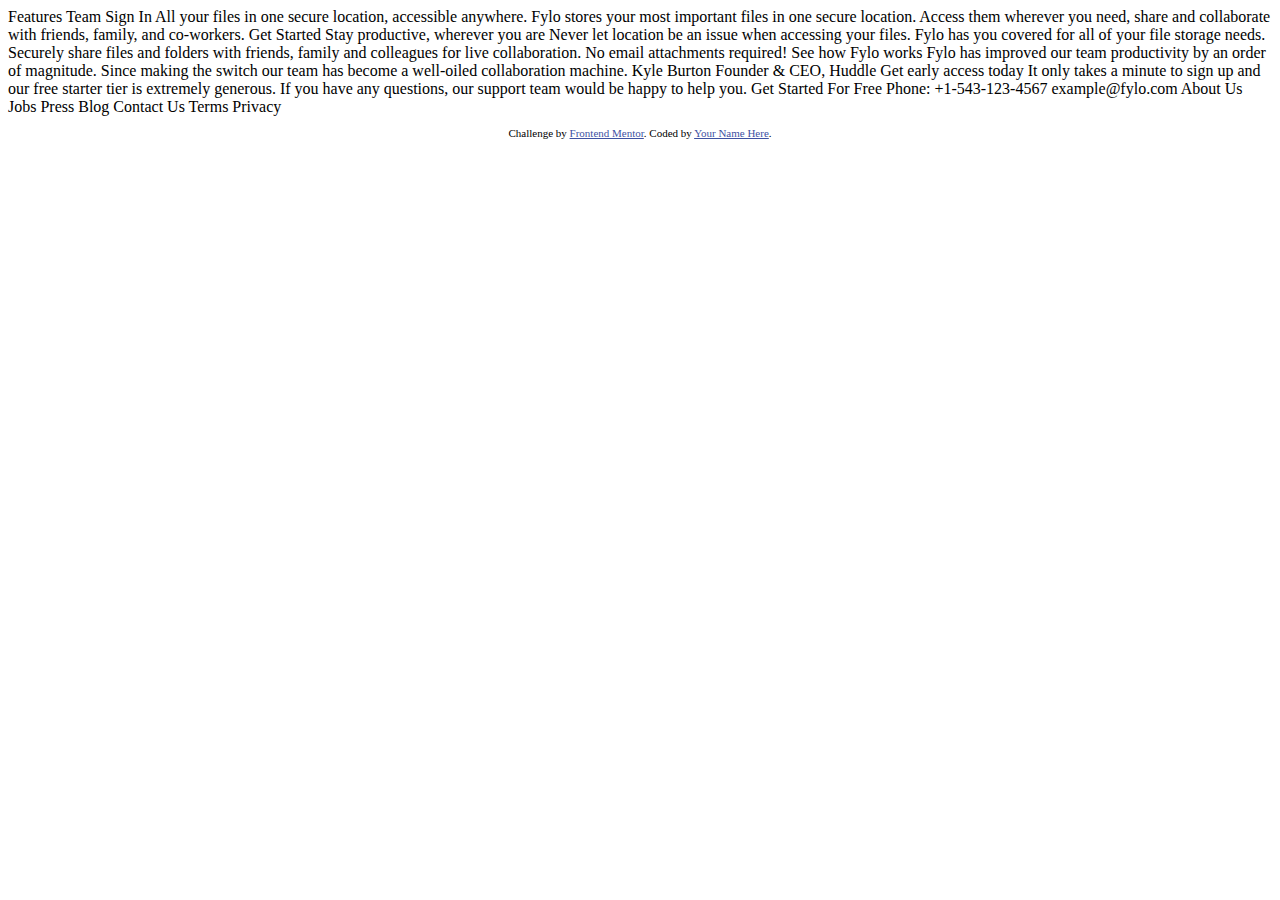
<file: retos/index.html>
<!DOCTYPE html>
<html lang="en">
<head>
  <meta charset="UTF-8">
  <meta name="viewport" content="width=device-width, initial-scale=1.0"> <!-- displays site properly based on user's device -->

  <link rel="icon" type="image/png" sizes="32x32" href="./images/favicon-32x32.png">
  
  <title>Frontend Mentor | Fylo landing page with two column layout</title>

  <!-- Feel free to remove these styles or customise in your own stylesheet 👍 -->
  <style>
    .attribution { font-size: 11px; text-align: center; }
    .attribution a { color: hsl(228, 45%, 44%); }
  </style>
</head>
<body>

  Features
  Team
  Sign In

  All your files in one secure location, accessible anywhere.

  Fylo stores your most important files in one secure location. 
  Access them wherever you need, share and collaborate with friends, 
  family, and co-workers.

  Get Started

  Stay productive, wherever you are

  Never let location be an issue when accessing your files. Fylo has you 
  covered for all of your file storage needs.

  Securely share files and folders with friends, family and colleagues for 
  live collaboration. No email attachments required!

  See how Fylo works

  Fylo has improved our team productivity by an order of magnitude. Since 
  making the switch our team has become a well-oiled collaboration machine.

  Kyle Burton
  Founder & CEO, Huddle

  Get early access today

  It only takes a minute to sign up and our free starter tier is extremely generous. 
  If you have any questions, our support team would be happy to help you.

  Get Started For Free

  Phone: +1-543-123-4567
  example@fylo.com

  About Us
  Jobs
  Press
  Blog

  Contact Us
  Terms
  Privacy

  <footer>
    <p class="attribution">
      Challenge by <a href="https://www.frontendmentor.io?ref=challenge" target="_blank">Frontend Mentor</a>. 
      Coded by <a href="#">Your Name Here</a>.
    </p>
  </footer>
</body>
</html>
</file>
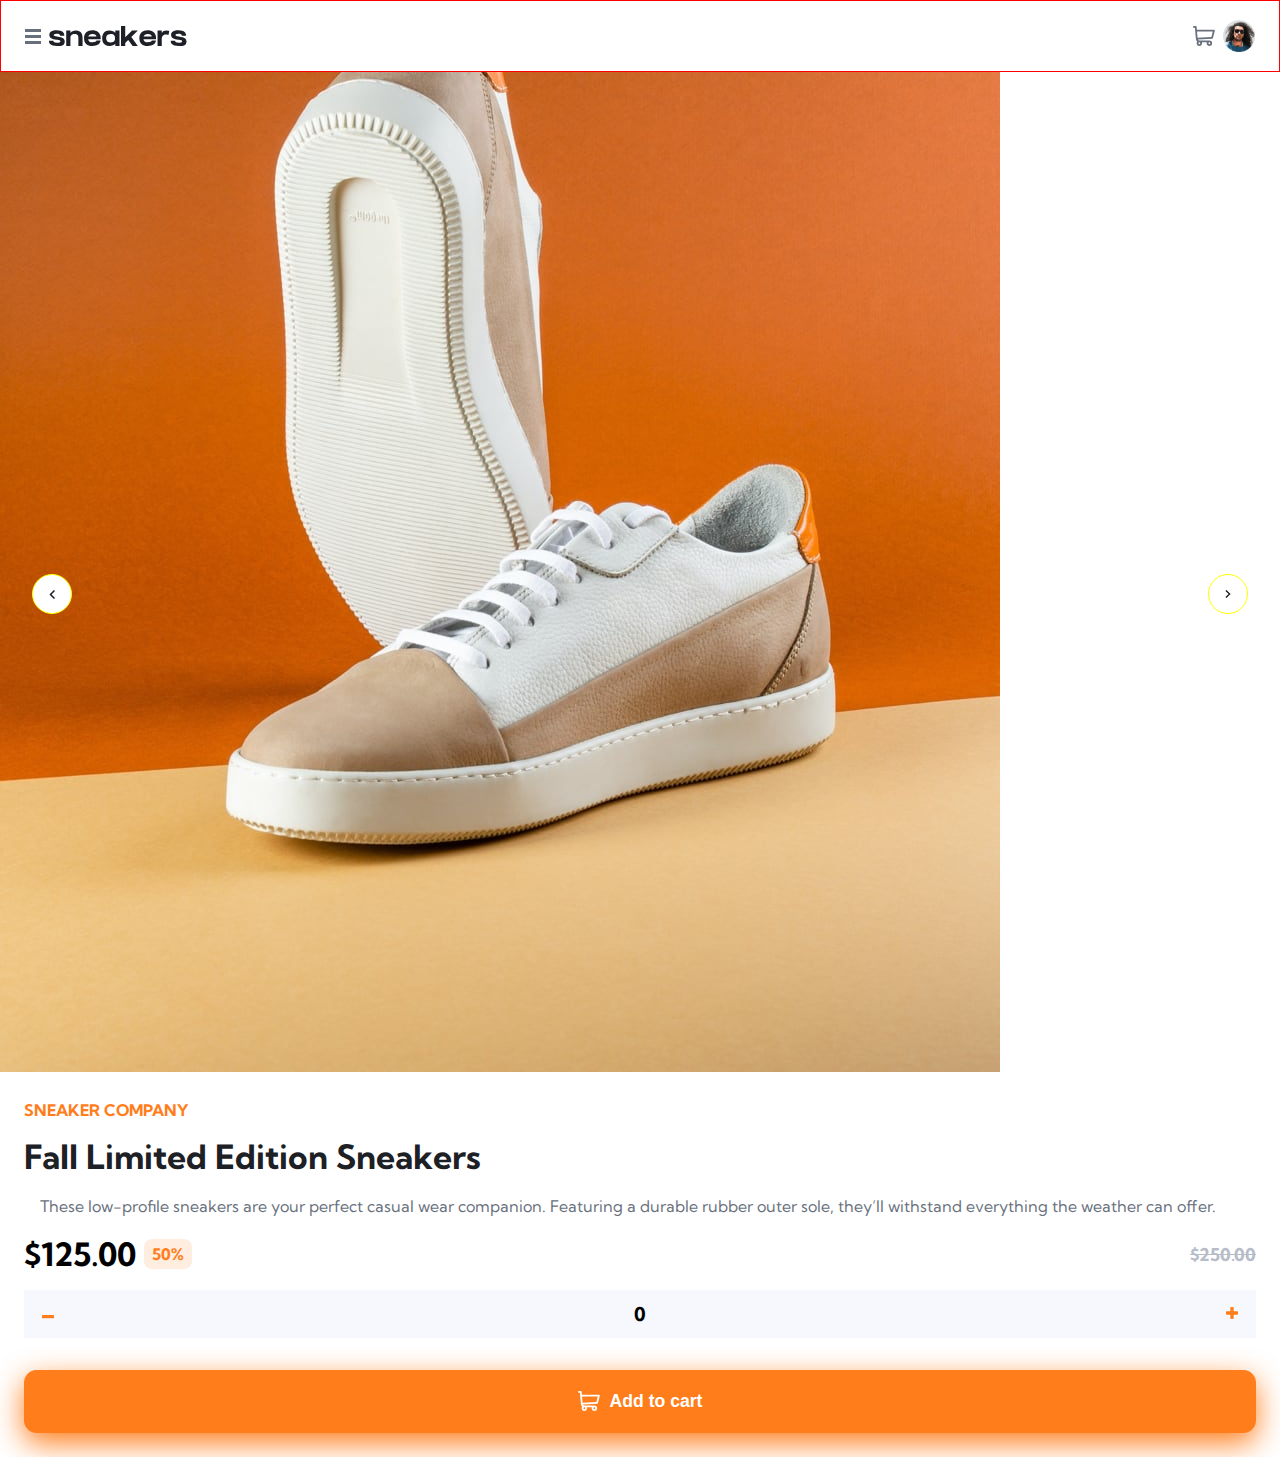
<file: semana04-dia02/index.html>
<!DOCTYPE html>
<html lang="en">
<head>
  <meta charset="UTF-8">
  <meta name="viewport" content="width=device-width, initial-scale=1.0">
  <title>Document</title>
  <link rel="stylesheet" href="./css/index.css">
</head>
<body>
  <header class="header">
    <div class="header__wrapper">
      <img class="header__menu" src="./images/icon-menu.svg" alt=""/>
      <img class="header__logo" src="./images/logo.svg" alt=""/>
    </div>    
    <nav style="display: none;">
      Collections
      Men
      Women
      About
      Contact
    </nav>
    <div class="header__wrapper">
      <img class="header__cart" src="./images/icon-cart.svg" alt=""/>
      <img class="header__avatar" src="./images/image-avatar.png" alt="" width="32" height="32">
    </div>
  </header>

  <main>
    <section class="gallery">
      <div class="gallery__prev">
        <img src="./images/icon-previous.svg" alt=""/>
      </div>
      <img src="./images/image-product-1.jpg" alt=""/>
      <div class="gallery__next">
        <img src="./images/icon-next.svg" alt=""/>
      </div>
    </section>
    <section class="product">
      <h2 class="product__subtitle">Sneaker Company</h2>

      <h1 class="product__title">Fall Limited Edition Sneakers</h1>

      <p class="prodcut__description">These low-profile sneakers are your perfect casual wear companion. Featuring a 
        durable rubber outer sole, they’ll withstand everything the weather can offer.</p>
      
      <div class="product__price">
        <div class="product_wrapper">
          <span class="product__amounts">$125.00</span>
          <span class="product__discount">50%</span>
        </div>
        <span class="product__price-with-discount">$250.00</span>
      </div>

      <div class="product__qty">
          <button>
            <img src="./images/icon-minus.svg" alt=""/>
          </button>
          <span>0</span>
          <button>
            <img src="./images/icon-plus.svg" alt=""/>
          </button>
      </div>
        <button class="product__add-to-cart">
          <svg width="22" height="20" xmlns="http://www.w3.org/2000/svg"><path d="M20.925 3.641H3.863L3.61.816A.896.896 0 0 0 2.717 0H.897a.896.896 0 1 0 0 1.792h1l1.031 11.483c.073.828.52 1.726 1.291 2.336C2.83 17.385 4.099 20 6.359 20c1.875 0 3.197-1.87 2.554-3.642h4.905c-.642 1.77.677 3.642 2.555 3.642a2.72 2.72 0 0 0 2.717-2.717 2.72 2.72 0 0 0-2.717-2.717H6.365c-.681 0-1.274-.41-1.53-1.009l14.321-.842a.896.896 0 0 0 .817-.677l1.821-7.283a.897.897 0 0 0-.87-1.114ZM6.358 18.208a.926.926 0 0 1 0-1.85.926.926 0 0 1 0 1.85Zm10.015 0a.926.926 0 0 1 0-1.85.926.926 0 0 1 0 1.85Zm2.021-7.243-13.8.81-.57-6.341h15.753l-1.383 5.53Z" fill="#69707D" fill-rule="nonzero"/></svg> 
          
          Add to cart
        </button>
    </section>
  </main>
</body>
</html>
</file>
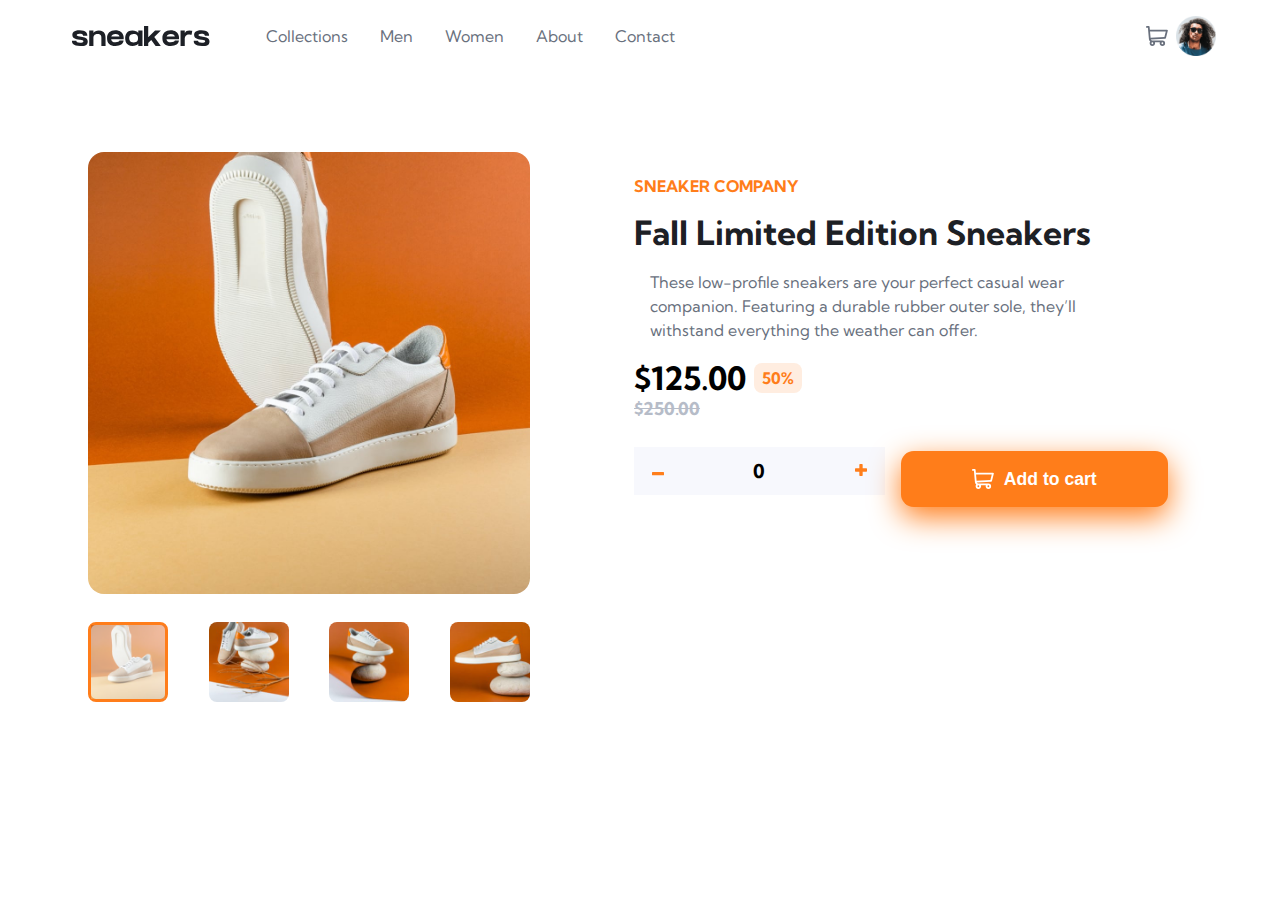
<file: semana04-dia03-ecommerce/index.html>
<!DOCTYPE html>
<html lang="en">
<head>
  <meta charset="UTF-8">
  <meta name="viewport" content="width=device-width, initial-scale=1.0">
  <title>Document</title>
  <link rel="stylesheet" href="./css/index.css">
</head>
<body>
  <header class="header wrapper">   
    
    <div class="header__wrapper">
      <label for="menu">
        <img  class="header__menu" src="./images/icon-menu.svg" alt=""/>
      </label>     
      <input id="menu" class="header-menu" type="checkbox"/> 

      <img class="header__logo" src="./images/logo.svg" alt=""/>
      <nav class="header__links header__links--menu">
        <label for="menu">X</label>
        <a href="#">Collections</a>          
        <a href="#">Men</a>
        <a href="#">Women</a>
        <a href="#">About</a>
        <a href="#">Contact</a>
      </nav>
    </div>    
   
    
    <!-- EMMET -->
    <div class="header__wrapper">
      <img class="header__cart" src="./images/icon-cart.svg" alt=""/>
      <img class="header__avatar" src="./images/image-avatar.png" alt="" width="40" height="32">
    </div>
  </header>

  <main>
    <section class="product-detail wrapper">
      <section class="gallery">
        <div class="gallery__prev">
          <img src="./images/icon-previous.svg" alt=""/>
        </div>
        <img class="gallery__image" src="./images/image-product-1.jpg" alt=""/>
        <div class="gallery__next">
          <img src="./images/icon-next.svg" alt=""/>
        </div>
        <div class="gallery-product-thumbnails">
          <figure class="gallery-product-thumbnails--active">
            <img src="./images/image-product-1-thumbnail.jpg" alt="" width="80" height="80"/>
          </figure>
          <figure>
            <img src="./images/image-product-2-thumbnail.jpg" alt="" width="80" height="80"/>
          </figure>
          <figure>
            <img src="./images/image-product-3-thumbnail.jpg" alt="" width="80" height="80"/>
          </figure>
          <figure>
            <img src="./images/image-product-4-thumbnail.jpg" alt="" width="80" height="80"/>
          </figure>

        </div>
      </section>
      <section class="product">
        <h2 class="product__subtitle">Sneaker Company</h2>
  
        <h1 class="product__title">Fall Limited Edition Sneakers</h1>
  
        <p class="prodcut__description">These low-profile sneakers are your perfect casual wear companion. Featuring a 
          durable rubber outer sole, they’ll withstand everything the weather can offer.</p>
        
        <div class="product__price">
          <div class="product_wrapper">
            <span class="product__amounts">$125.00</span>
            <span class="product__discount">50%</span>
          </div>
          <span class="product__price-with-discount">$250.00</span>
        </div>
  
        <div class="product-actions">
          <div class="product__qty">
            <button>
              <img src="./images/icon-minus.svg" alt=""/>
            </button>
            <span>0</span>
            <button>
              <img src="./images/icon-plus.svg" alt=""/>
            </button>
        </div>
          <button class="product__add-to-cart">
            <svg width="22" height="20" xmlns="http://www.w3.org/2000/svg"><path d="M20.925 3.641H3.863L3.61.816A.896.896 0 0 0 2.717 0H.897a.896.896 0 1 0 0 1.792h1l1.031 11.483c.073.828.52 1.726 1.291 2.336C2.83 17.385 4.099 20 6.359 20c1.875 0 3.197-1.87 2.554-3.642h4.905c-.642 1.77.677 3.642 2.555 3.642a2.72 2.72 0 0 0 2.717-2.717 2.72 2.72 0 0 0-2.717-2.717H6.365c-.681 0-1.274-.41-1.53-1.009l14.321-.842a.896.896 0 0 0 .817-.677l1.821-7.283a.897.897 0 0 0-.87-1.114ZM6.358 18.208a.926.926 0 0 1 0-1.85.926.926 0 0 1 0 1.85Zm10.015 0a.926.926 0 0 1 0-1.85.926.926 0 0 1 0 1.85Zm2.021-7.243-13.8.81-.57-6.341h15.753l-1.383 5.53Z" fill="#69707D" fill-rule="nonzero"/></svg> 
            
            Add to cart
          </button>
        </div>
      </section>
    </section>
  </main>
</body>
</html>
</file>
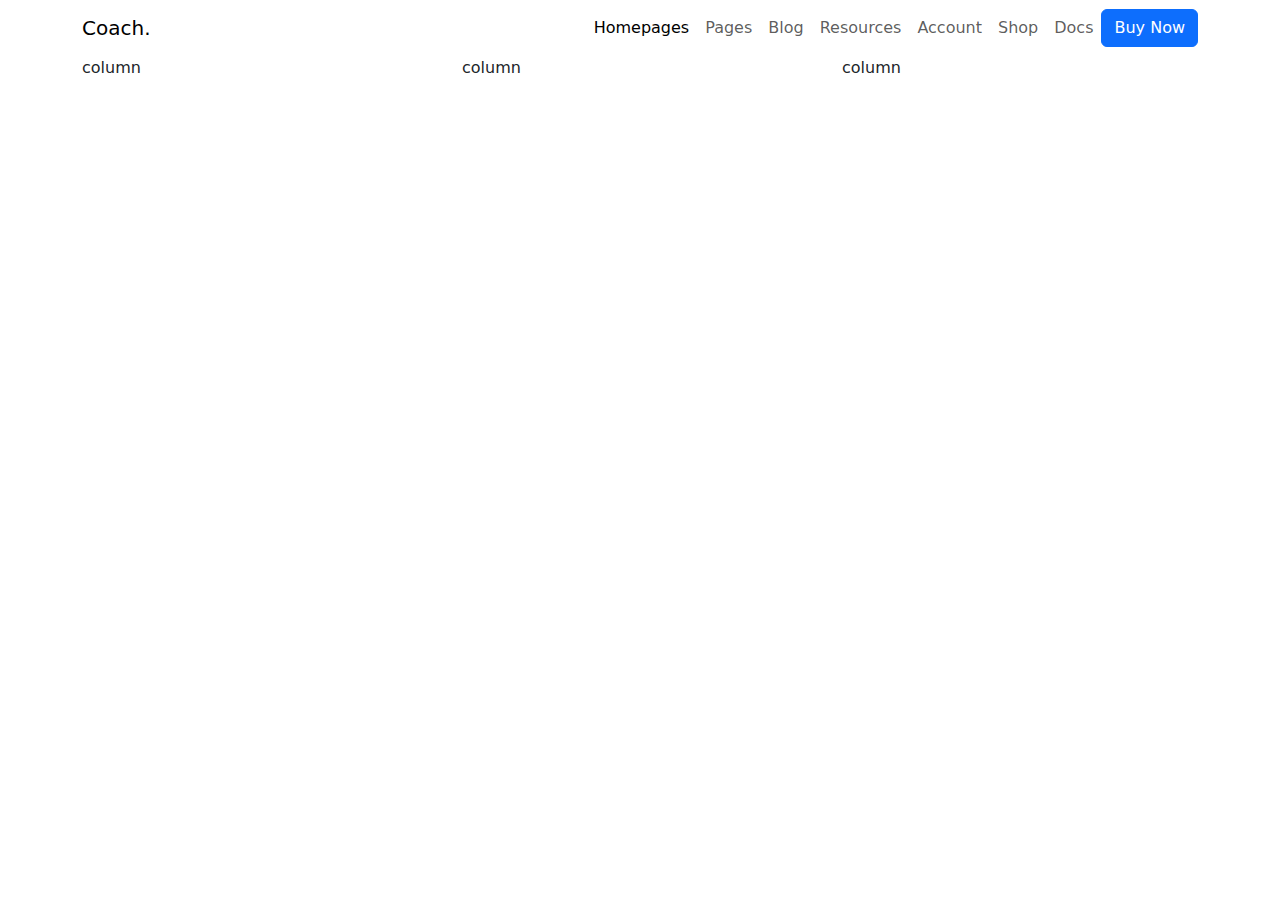
<file: semana05/index.html>
<!DOCTYPE html>
<html lang="en">
<head>
    <meta charset="UTF-8">
    <meta name="viewport" content="width=device-width, initial-scale=1.0">
    <title>Trabajando con Bootstrap</title>
    <link href="https://cdn.jsdelivr.net/npm/bootstrap@5.3.3/dist/css/bootstrap.min.css" rel="stylesheet" integrity="sha384-QWTKZyjpPEjISv5WaRU9OFeRpok6YctnYmDr5pNlyT2bRjXh0JMhjY6hW+ALEwIH" crossorigin="anonymous">
</head>
<body>
    <header class="navbar navbar-expand-lg">
        <div class="container">
          <a class="navbar-brand" href="#">Coach.</a>
          <button class="navbar-toggler" type="button" data-bs-toggle="collapse" data-bs-target="#navbarNav" aria-controls="navbarNav" aria-expanded="false" aria-label="Toggle navigation">
            <span class="navbar-toggler-icon"></span>
          </button>
          <div class="collapse navbar-collapse justify-content-end" id="navbarNav">
            <ul class="navbar-nav">
              <li class="nav-item">
                <a class="nav-link active" aria-current="page" href="#">Homepages</a>
              </li>
              <li class="nav-item">
                <a class="nav-link" href="#">Pages</a>
              </li>
              <li class="nav-item">
                <a class="nav-link" href="#">Blog</a>
              </li>
              <li class="nav-item">
                <a class="nav-link" href="#">Resources</a>
              </li>
              <li class="nav-item">
                <a class="nav-link" href="#">Account</a>
              </li>
              <li class="nav-item">
                <a class="nav-link" href="#">Shop</a>
              </li>
              <li class="nav-item">
                <a class="nav-link" href="#">Docs</a>
              </li>
            </ul>
            <button type="button" class="btn btn-primary">Buy Now</button>
          </div>
        </div>
      </header>
    <section class="container">
        <div class="row">
            <div class="col">
                column
            </div>
            <div class="col">
                column
            </div>
            <div class="col">
                column
            </div>
        </div>
    </section>

    <script src="https://cdn.jsdelivr.net/npm/bootstrap@5.3.3/dist/js/bootstrap.bundle.min.js" integrity="sha384-YvpcrYf0tY3lHB60NNkmXc5s9fDVZLESaAA55NDzOxhy9GkcIdslK1eN7N6jIeHz" crossorigin="anonymous"></script> 
</body>
</html>
</file>
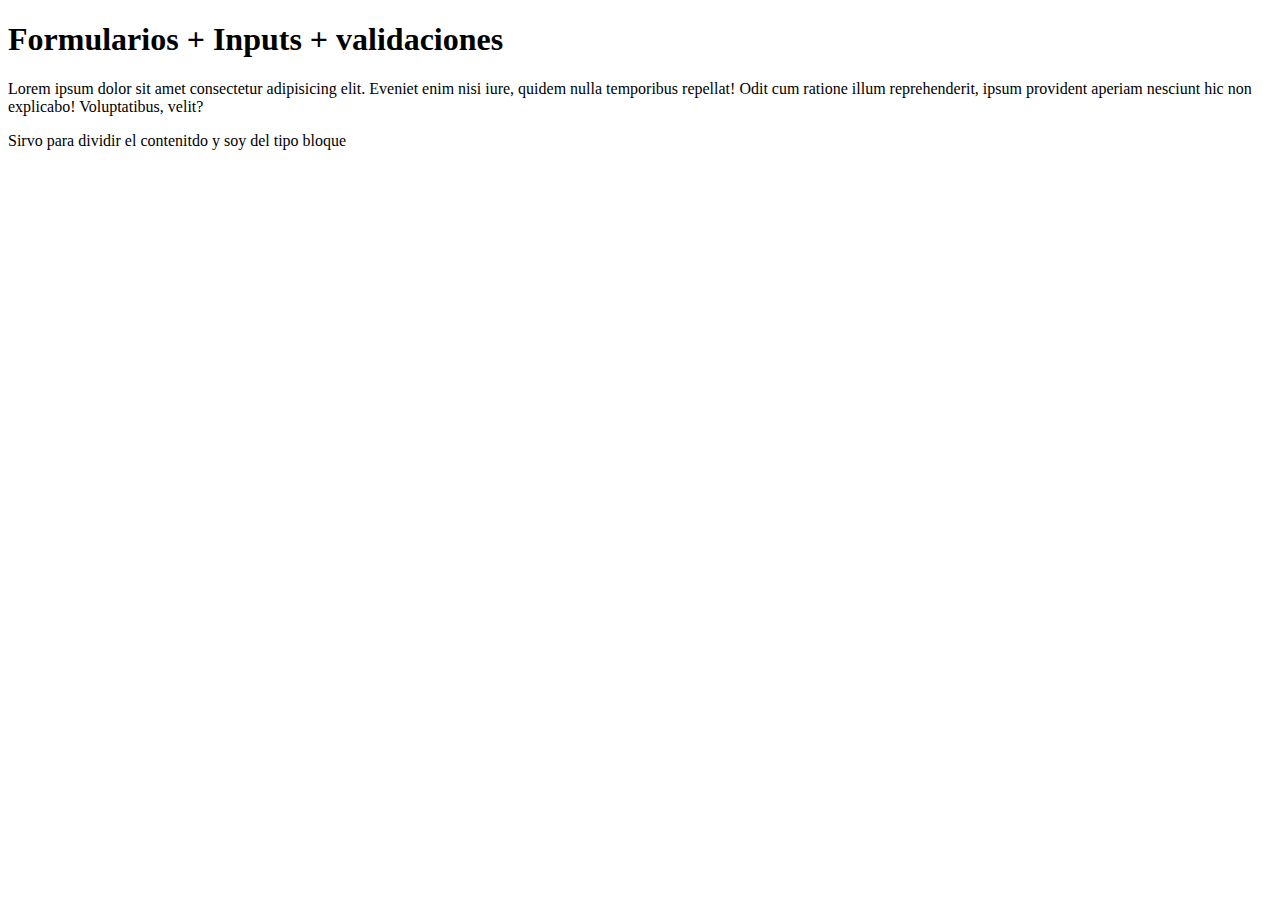
<file: semana02/dia01-formulario-tablas/index.html>
<!DOCTYPE html>
<html lang="en">
<head>
    <meta charset="UTF-8">
    <meta name="viewport" content="width=device-width, initial-scale=1.0">
    <title>Formularios y tablas</title>
</head>
<body>
    <main>
        <h1>Formularios + Inputs + validaciones</h1>
        <p>Lorem ipsum dolor sit amet consectetur adipisicing elit. Eveniet enim nisi iure, quidem nulla temporibus repellat! Odit cum ratione illum reprehenderit, 
            ipsum provident aperiam nesciunt hic non explicabo! Voluptatibus, velit?</p>
        <div>
            Sirvo para dividir el contenitdo y soy del tipo bloque
        </div>    
    </main>
</body>
</html>
</file>
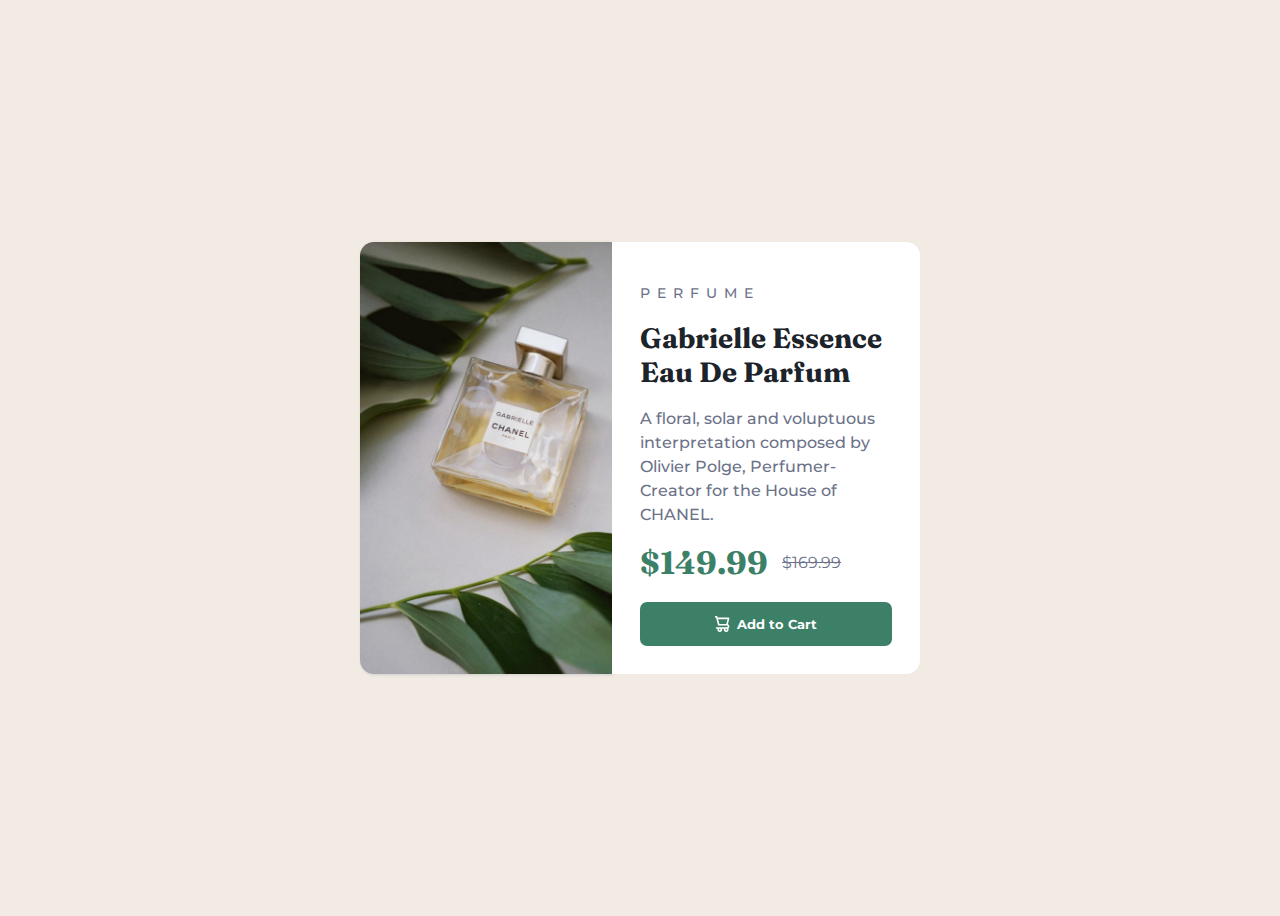
<file: semana02/dia02-reto1/index.html>
<!DOCTYPE html>
<html lang="en">
<head>
  <meta charset="UTF-8">
  <meta name="viewport" content="width=device-width, initial-scale=1.0">
  <title>Document</title>
  <link rel="stylesheet" href="./styles.css">
</head>
<body>
  <main>
    <section class="photo">
      <!-- <img src="./images/image-product-desktop.jpg" alt="" width="350"/> -->
    </section>

    <section class="content">
      <h3>Perfume</h3>

      <h1>Gabrielle Essence Eau De Parfum</h1>
  
      <p>
        A floral, solar and voluptuous interpretation composed by Olivier Polge, 
        Perfumer-Creator for the House of CHANEL.
      </p>
  
      <div>
        <span>$149.99</span>
        <s>$169.99</s>
      </div>
  
      <button>
        <img src="./images/icon-cart.svg" alt="">
        Add to Cart</button>
    </section>
   
  </main>
  
</body>
</html>
</file>
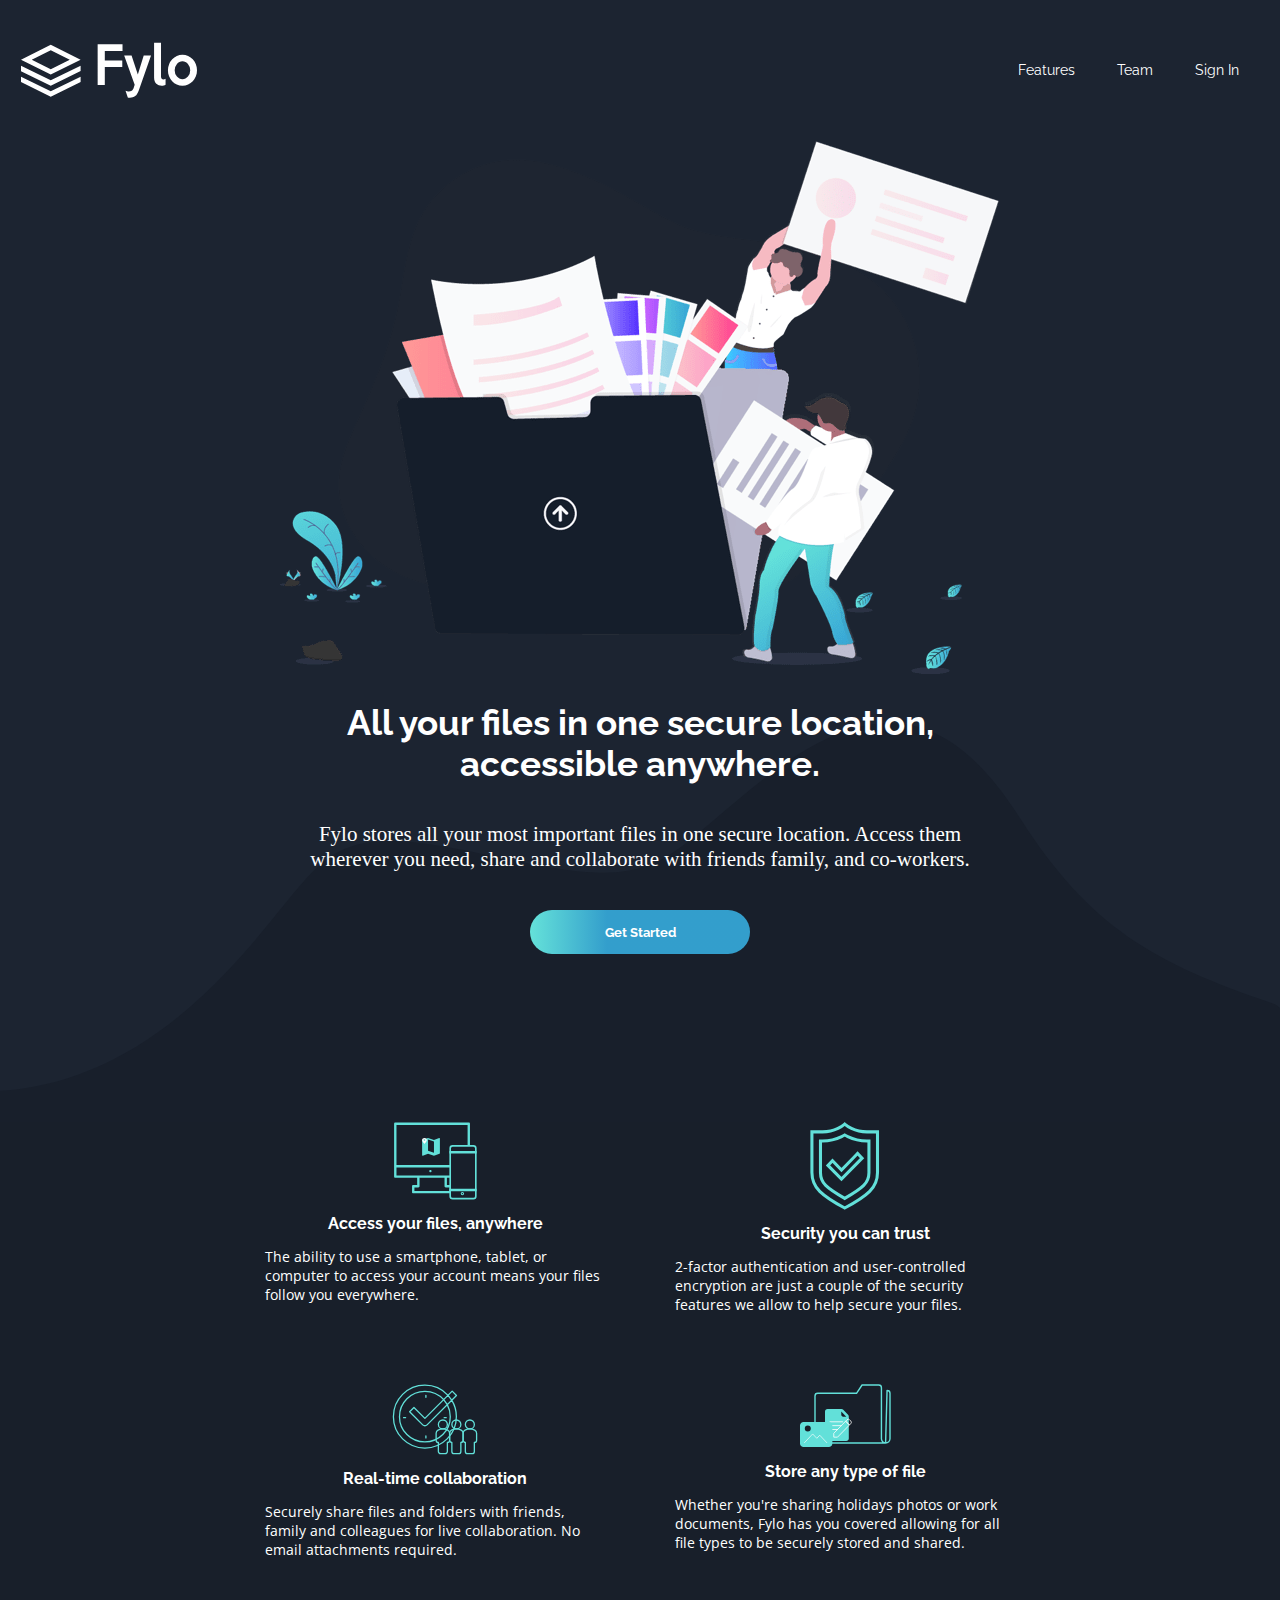
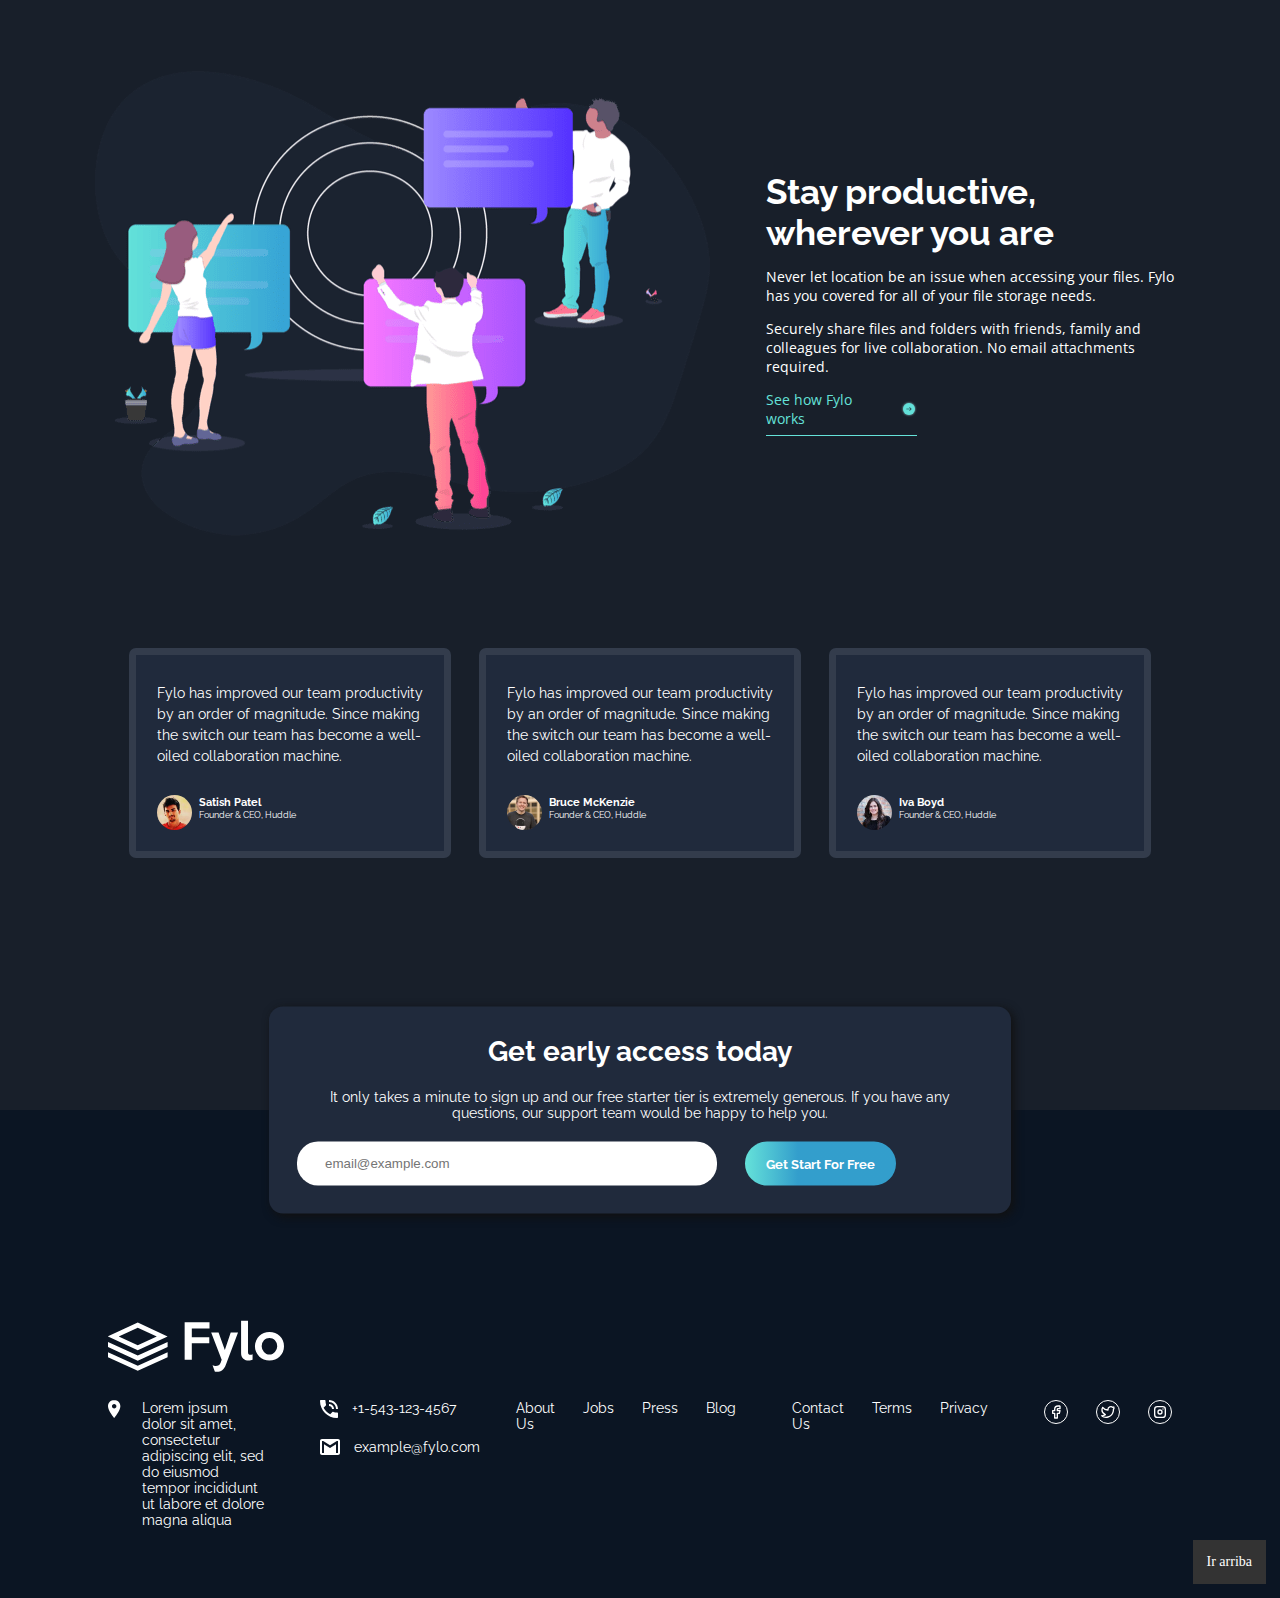
<file: semana03/fylo-dark-theme-landing-page-master/index.html>
<!DOCTYPE html>
<html lang="en">
<head>
  <meta charset="UTF-8">
  <meta name="viewport" content="width=device-width, initial-scale=1.0">
  <title>Document</title>
  <link rel="stylesheet" href="../css/index.css">
</head>
<body>
  <header id="top" class="header wrapper">
    <img class="header__logo" src="./images/logo.svg" alt=""/>
    <nav>
      <ul class="header__nav">
        <li>
          <a href="#">Features</a>
        </li>
        <li>
          <a href="#"> Team</a>
        </li>
        <li>
          <a href="#">Sign In</a>
        </li>
      </ul>        
    </nav>
  </header>
  <main>
    <section class="hero">
      <img class="hero__img" src="./images/illustration-intro.png" alt=""/>

      <h2 class="hero__title">All your files in one secure location, accessible anywhere.
      </h2>
      <p class="hero__text">Fylo stores all your most important files in one secure location. Access them wherever 
        you need, share and collaborate with friends family, and co-workers.</p>
    
      <button class="hero__button">Get Started</button>
    </section>

    <section class="features">
      <article class="feature">
        <img class="feature__image" src="./images/icon-access-anywhere.svg" alt="">
        <h3 class="feature__title">Access your files, anywhere</h3>
  
        <p class="feature__text">The ability to use a smartphone, tablet, or computer to access your account means your 
          files follow you everywhere.</p>
      </article>
      <article class="feature">
        <img class="feature__image" src="./images/icon-security.svg" alt="">

        <h3 class="feature__title">Security you can trust</h3>
      
        <p class="feature__text">2-factor authentication and user-controlled encryption are just a couple of the security 
          features we allow to help secure your files.</p>

      </article>
      <article class="feature">
        <img class="feature__image" src="./images/icon-collaboration.svg" alt="">
        <h3 class="feature__title">Real-time collaboration</h3>
    
        <p class="feature__text">Securely share files and folders with friends, family and colleagues for live collaboration. 
          No email attachments required.</p>
      </article>
      <article class="feature">
        <img class="feature__image" src="./images/icon-any-file.svg" alt="">
        <h3 class="feature__title">Store any type of file</h3>    
        <p class="feature__text">Whether you're sharing holidays photos or work documents, Fylo has you covered allowing for all 
        file types to be securely stored and shared.</p>
      </article>      
    </section>

    <section class="collaboration">
      <img class="" src="./images/illustration-stay-productive.png" alt="">
      <div class="how_works">
        <h3 class="how_works__title">Stay productive, wherever you are</h3>

        <p class="how_works__text">Never let location be an issue when accessing your files. Fylo has you covered for all of your file 
          storage needs.</p>

        <p class="how_works__text">Securely share files and folders with friends, family and colleagues for live collaboration. No email 
          attachments required.</p>

        <a href="#" class="how_works__button">          
          See how Fylo works
          <img src="./images/icon-arrow.svg" alt="">
          
        </a>
      </div>
      
    </section>

  
    <section class="testimonials">
      <article class="testimonial">
        <p class="testimonials_text">Fylo has improved our team productivity by an order of magnitude. Since making the switch our team has 
          become a well-oiled collaboration machine.</p>
        <div class="testimonial_profile">
          <img src="./images/profile-1.jpg" alt="" width="35" height="35">
          <div>
            <h4> Satish Patel</h4>
            <h5>Founder & CEO, Huddle</h5>
          </div>          
        </div>
      </article>
      <article class="testimonial">
        <p class="testimonials_text">Fylo has improved our team productivity by an order of magnitude. Since making the switch our team has 
          become a well-oiled collaboration machine.</p>
        <div class="testimonial_profile">
          <img src="./images/profile-2.jpg" alt="" width="35" height="35">
          <div>
            <h4>Bruce McKenzie</h4>
            <h5>Founder & CEO, Huddle</h5>
          </div>          
        </div>        
      </article>
      <article class="testimonial">
        <p class="testimonials_text">Fylo has improved our team productivity by an order of magnitude. Since making the switch our team has 
          become a well-oiled collaboration machine.</p>
        <div class="testimonial_profile"> 
          <img src="./images/profile-3.jpg" alt="" width="35" height="35">
          <div>
            <h4>Iva Boyd</h4>
            <h5>Founder & CEO, Huddle</h5>
          </div>          
        </div>       
      </article>    
    </section>
  
  </main>
  <footer id="earlyAccess" class="footer">
   <section class="early-access">     
     <h2>Get early access today</h2>
     
     <p>It only takes a minute to sign up and our free starter tier is extremely generous. If you have any 
      questions, our support team would be happy to help you.</p>

     <form action="">
        <input type="text" placeholder="email@example.com"/>
        <input type="submit" value="Get Start For Free"/>
     </form>
    </section>

    <div class="footer--wrapper">
      <img src="./images/logo.svg" alt=""/>
      <div class="footer-info">
        <div class="footer-info__description">
          <img src="./images/icon-location.svg" alt=""/>
          Lorem ipsum dolor sit amet, consectetur adipiscing elit, sed do eiusmod tempor incididunt ut labore et 
          dolore magna aliqua
        </div>

        <div class="footer-info__contact">
          <span>
            <img src="./images/icon-phone.svg" alt="">
            +1-543-123-4567
          </span>
          <span>
            <img src="./images/icon-email.svg" alt="">
            example@fylo.com
          </span>
          
        </div>
        
        <div class="footer-info__links">
          <a href="#">About Us</a>
          <a href="#">Jobs</a>
          <a href="#">Press</a>
          <a href="#">Blog</a>
        </div>

        <div class="footer-info__links">
          <a href="#earlyAccess">Contact Us</a>
          <a href="#">Terms</a>
          <a href="#">Privacy</a>
        </div>
        <div class="footer-info__social">
          <div class="footer-info__social__links">
            <a href="#">
              <svg  xmlns="http://www.w3.org/2000/svg"  width="24"  height="24"  viewBox="0 0 24 24"  fill="none"  stroke="currentColor"  stroke-width="2"  stroke-linecap="round"  stroke-linejoin="round"  class="icon icon-tabler icons-tabler-outline icon-tabler-brand-facebook"><path stroke="none" d="M0 0h24v24H0z" fill="none"/><path d="M7 10v4h3v7h4v-7h3l1 -4h-4v-2a1 1 0 0 1 1 -1h3v-4h-3a5 5 0 0 0 -5 5v2h-3" /></svg>
            </a>
          </div>
          
          <div class="footer-info__social__links">
            <a href="#">
              <svg  xmlns="http://www.w3.org/2000/svg"  width="24"  height="24"  viewBox="0 0 24 24"  fill="none"  stroke="currentColor"  stroke-width="2"  stroke-linecap="round"  stroke-linejoin="round"  class="icon icon-tabler icons-tabler-outline icon-tabler-brand-twitter"><path stroke="none" d="M0 0h24v24H0z" fill="none"/><path d="M22 4.01c-1 .49 -1.98 .689 -3 .99c-1.121 -1.265 -2.783 -1.335 -4.38 -.737s-2.643 2.06 -2.62 3.737v1c-3.245 .083 -6.135 -1.395 -8 -4c0 0 -4.182 7.433 4 11c-1.872 1.247 -3.739 2.088 -6 2c3.308 1.803 6.913 2.423 10.034 1.517c3.58 -1.04 6.522 -3.723 7.651 -7.742a13.84 13.84 0 0 0 .497 -3.753c0 -.249 1.51 -2.772 1.818 -4.013z" /></svg>
            </a>
          </div>

          <div class="footer-info__social__links">
            <a href="#">
              <svg  xmlns="http://www.w3.org/2000/svg"  width="24"  height="24"  viewBox="0 0 24 24"  fill="none"  stroke="currentColor"  stroke-width="2"  stroke-linecap="round"  stroke-linejoin="round"  class="icon icon-tabler icons-tabler-outline icon-tabler-brand-instagram"><path stroke="none" d="M0 0h24v24H0z" fill="none"/><path d="M4 4m0 4a4 4 0 0 1 4 -4h8a4 4 0 0 1 4 4v8a4 4 0 0 1 -4 4h-8a4 4 0 0 1 -4 -4z" /><path d="M12 12m-3 0a3 3 0 1 0 6 0a3 3 0 1 0 -6 0" /><path d="M16.5 7.5l0 .01" /></svg>
            </a>
          </div>         
          
        </div>
      
      </div>
    </div> 
  
  </footer>  
  <a href="#top" class="top">Ir arriba</a>
</body>
</html>
</file>
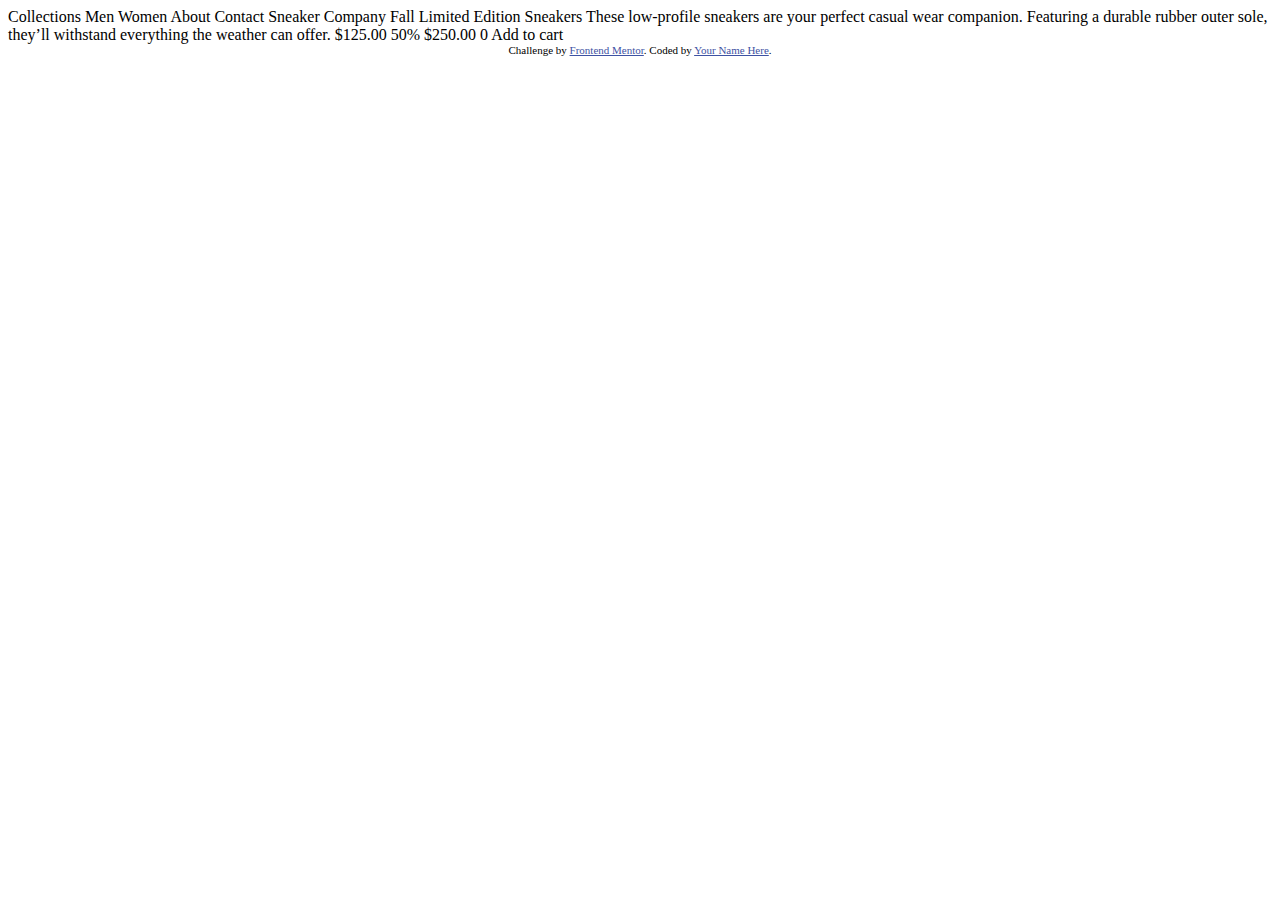
<file: semana04-dia02/index copy.html>
<!DOCTYPE html>
<html lang="en">
<head>
  <meta charset="UTF-8">
  <meta name="viewport" content="width=device-width, initial-scale=1.0"> <!-- displays site properly based on user's device -->

  <link rel="icon" type="image/png" sizes="32x32" href="./images/favicon-32x32.png">
  
  <title>Frontend Mentor | E-commerce product page</title>

  <!-- Feel free to remove these styles or customise in your own stylesheet 👍 -->
  <style>
    .attribution { font-size: 11px; text-align: center; }
    .attribution a { color: hsl(228, 45%, 44%); }
  </style>
</head>
<body>

  Collections
  Men
  Women
  About
  Contact

  Sneaker Company

  Fall Limited Edition Sneakers

  These low-profile sneakers are your perfect casual wear companion. Featuring a 
  durable rubber outer sole, they’ll withstand everything the weather can offer.

  $125.00
  50%
  $250.00

  0
  Add to cart
  
  <div class="attribution">
    Challenge by <a href="https://www.frontendmentor.io?ref=challenge" target="_blank">Frontend Mentor</a>. 
    Coded by <a href="#">Your Name Here</a>.
  </div>
</body>
</html>
</file>
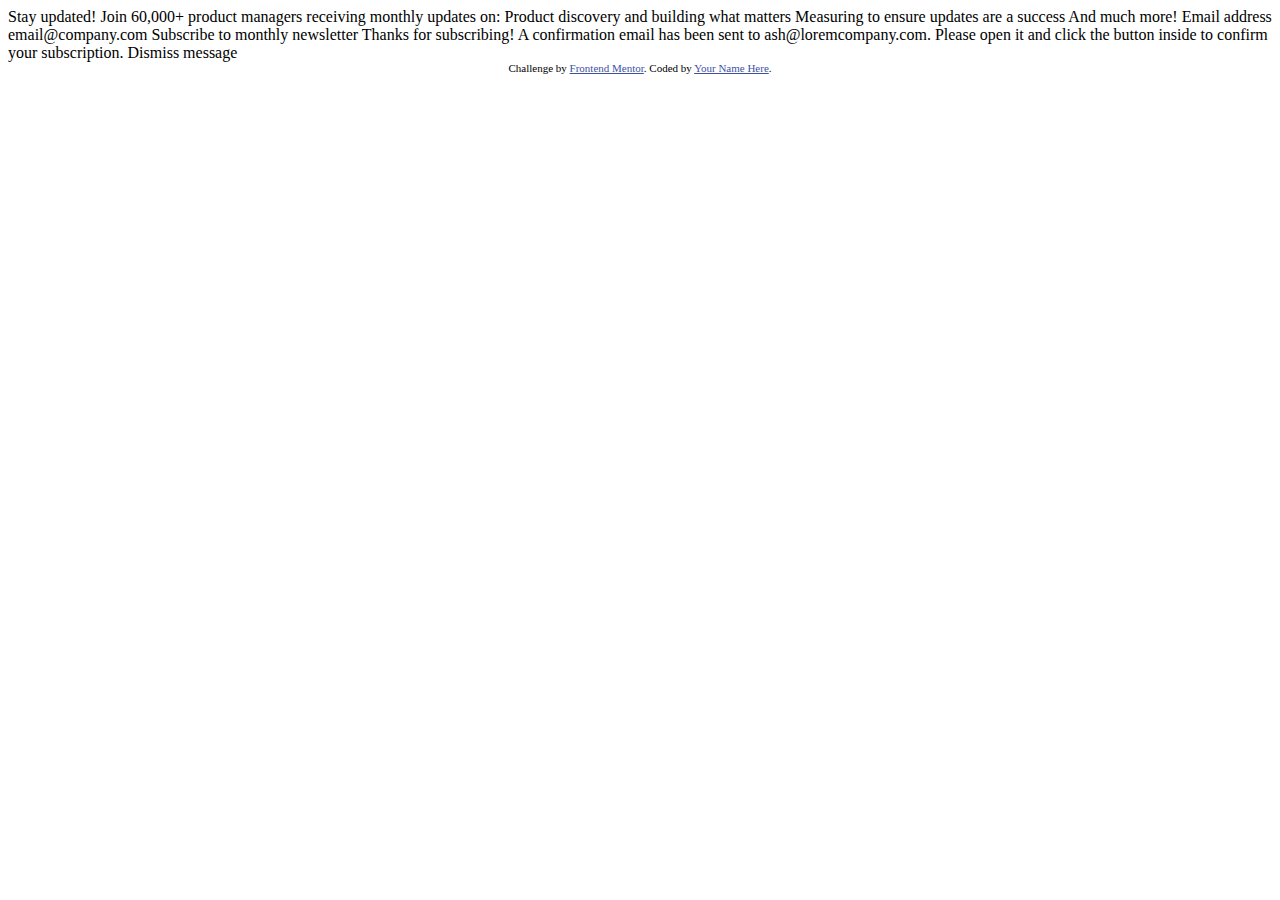
<file: semana02/dia02-reto02/index copy.html>
<!DOCTYPE html>
<html lang="en">
<head>
  <meta charset="UTF-8">
  <meta name="viewport" content="width=device-width, initial-scale=1.0"> <!-- displays site properly based on user's device -->

  <link rel="icon" type="image/png" sizes="32x32" href="./assets/images/favicon-32x32.png">
  
  <title>Frontend Mentor | Newsletter sign-up form with success message</title>

  <!-- Feel free to remove these styles or customise in your own stylesheet 👍 -->
  <style>
    .attribution { font-size: 11px; text-align: center; }
    .attribution a { color: hsl(228, 45%, 44%); }
  </style>
</head>
<body>

  <!-- Sign-up form start -->

  Stay updated!

  Join 60,000+ product managers receiving monthly updates on:

  Product discovery and building what matters
  Measuring to ensure updates are a success
  And much more!

  Email address
  email@company.com

  Subscribe to monthly newsletter

  <!-- Sign-up form end -->

  <!-- Success message start -->

  Thanks for subscribing!

  A confirmation email has been sent to ash@loremcompany.com. 
  Please open it and click the button inside to confirm your subscription.

  Dismiss message

  <!-- Success message end -->
  
  <div class="attribution">
    Challenge by <a href="https://www.frontendmentor.io?ref=challenge" target="_blank">Frontend Mentor</a>. 
    Coded by <a href="#">Your Name Here</a>.
  </div>
</body>
</html>
</file>
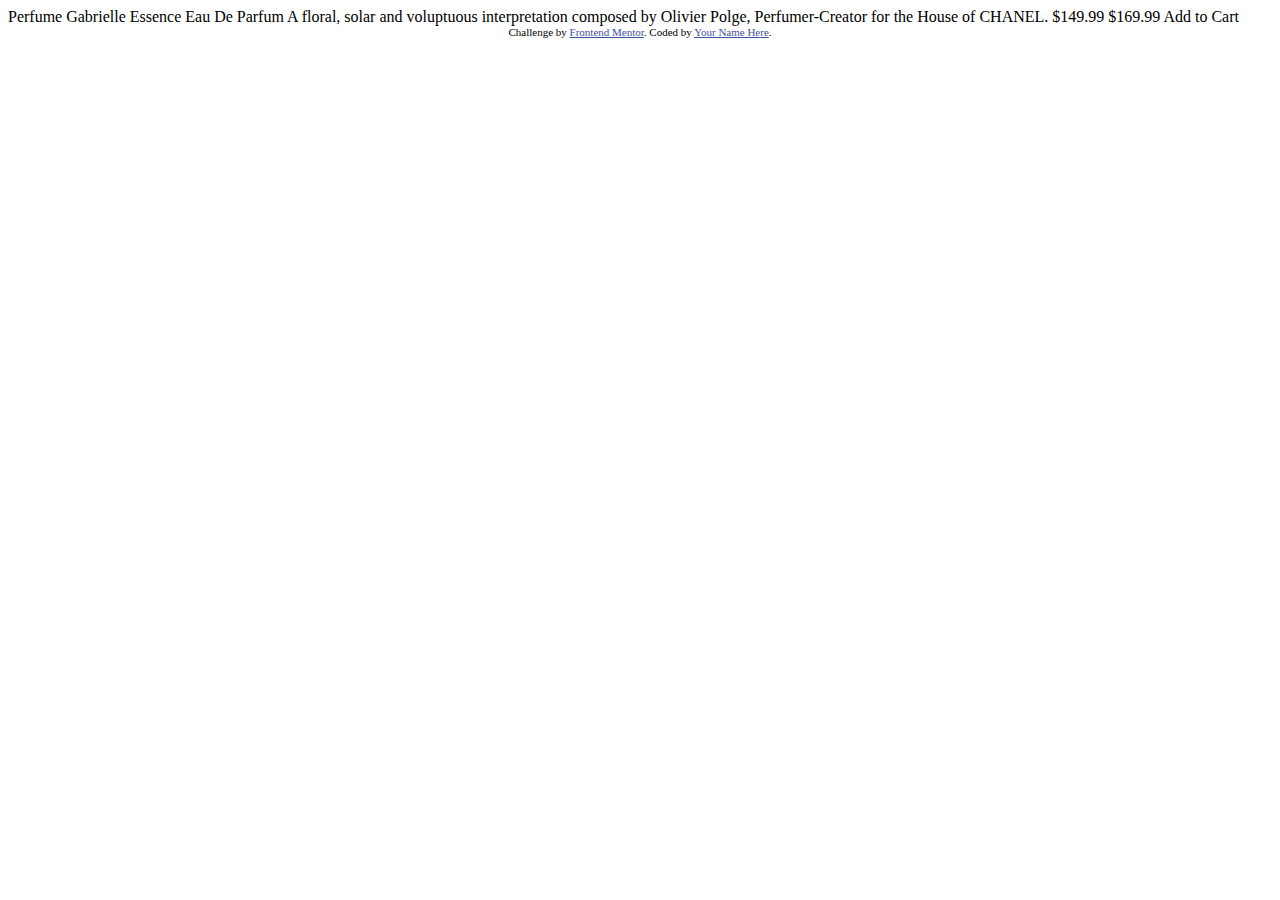
<file: semana02/dia02-reto1/index copy.html>
<!DOCTYPE html>
<html lang="en">
<head>
  <meta charset="UTF-8">
  <meta name="viewport" content="width=device-width, initial-scale=1.0"> <!-- displays site properly based on user's device -->

  <link rel="icon" type="image/png" sizes="32x32" href="./images/favicon-32x32.png">
  
  <title>Frontend Mentor | Product preview card component</title>

  <!-- Feel free to remove these styles or customise in your own stylesheet 👍 -->
  <style>
    .attribution { font-size: 11px; text-align: center; }
    .attribution a { color: hsl(228, 45%, 44%); }
  </style>
</head>
<body>

  Perfume

  Gabrielle Essence Eau De Parfum

  A floral, solar and voluptuous interpretation composed by Olivier Polge, 
  Perfumer-Creator for the House of CHANEL.

  $149.99
  $169.99

  Add to Cart
  
  <div class="attribution">
    Challenge by <a href="https://www.frontendmentor.io?ref=challenge" target="_blank">Frontend Mentor</a>. 
    Coded by <a href="#">Your Name Here</a>.
  </div>
</body>
</html>
</file>
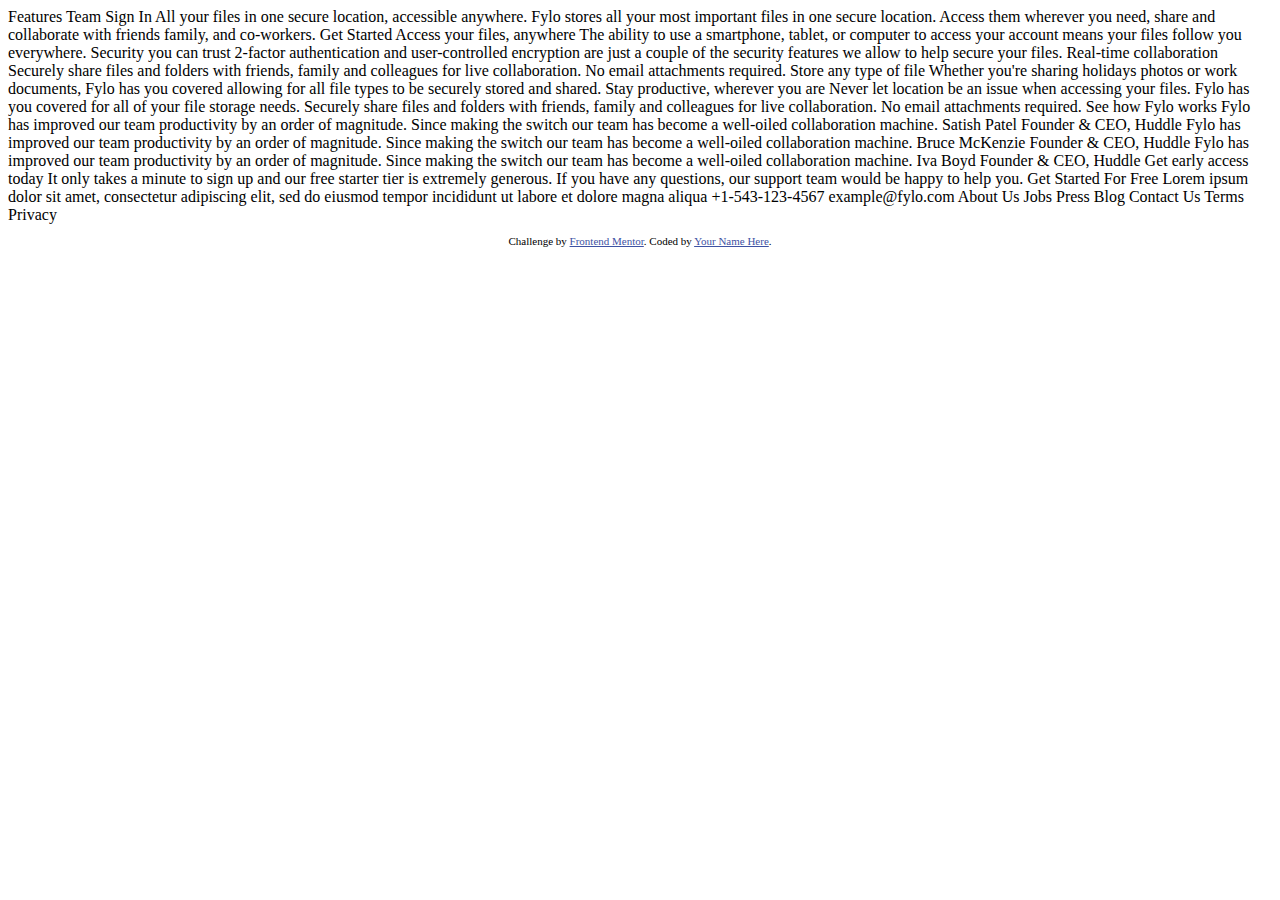
<file: semana03/fylo-dark-theme-landing-page-master/index copy.html>
<!DOCTYPE html>
<html lang="en">
<head>
  <meta charset="UTF-8">
  <meta name="viewport" content="width=device-width, initial-scale=1.0"> <!-- displays site properly based on user's device -->

  <link rel="icon" type="image/png" sizes="32x32" href="./images/favicon-32x32.png">
  
  <title>Frontend Mentor | Fylo landing page with dark theme and features grid</title>

  <!-- Feel free to remove these styles or customise in your own stylesheet 👍 -->
  <style>
    .attribution { font-size: 11px; text-align: center; }
    .attribution a { color: hsl(228, 45%, 44%); }
  </style>
</head>
<body>
  Features
  Team
  Sign In

  All your files in one secure location, accessible anywhere.

  Fylo stores all your most important files in one secure location. Access them wherever 
  you need, share and collaborate with friends family, and co-workers.

  Get Started

  Access your files, anywhere

  The ability to use a smartphone, tablet, or computer to access your account means your 
  files follow you everywhere.

  Security you can trust

  2-factor authentication and user-controlled encryption are just a couple of the security 
  features we allow to help secure your files.

  Real-time collaboration

  Securely share files and folders with friends, family and colleagues for live collaboration. 
  No email attachments required.

  Store any type of file

  Whether you're sharing holidays photos or work documents, Fylo has you covered allowing for all 
  file types to be securely stored and shared.

  Stay productive, wherever you are

  Never let location be an issue when accessing your files. Fylo has you covered for all of your file 
  storage needs.

  Securely share files and folders with friends, family and colleagues for live collaboration. No email 
  attachments required.

  See how Fylo works

  Fylo has improved our team productivity by an order of magnitude. Since making the switch our team has 
  become a well-oiled collaboration machine.

  Satish Patel
  Founder & CEO, Huddle

  Fylo has improved our team productivity by an order of magnitude. Since making the switch our team has 
  become a well-oiled collaboration machine.

  Bruce McKenzie
  Founder & CEO, Huddle

  Fylo has improved our team productivity by an order of magnitude. Since making the switch our team has 
  become a well-oiled collaboration machine.

  Iva Boyd
  Founder & CEO, Huddle

  Get early access today

  It only takes a minute to sign up and our free starter tier is extremely generous. If you have any 
  questions, our support team would be happy to help you.

  Get Started For Free

  Lorem ipsum dolor sit amet, consectetur adipiscing elit, sed do eiusmod tempor incididunt ut labore et 
  dolore magna aliqua

  +1-543-123-4567
  example@fylo.com

  About Us
  Jobs
  Press
  Blog

  Contact Us
  Terms
  Privacy

  <footer>
    <p class="attribution">
      Challenge by <a href="https://www.frontendmentor.io?ref=challenge" target="_blank">Frontend Mentor</a>. 
      Coded by <a href="#">Your Name Here</a>.
    </p>
  </footer>
</body>
</html>
</file>
<file: semana04-dia02/css/index.css>
@import url('https://fonts.googleapis.com/css2?family=Kumbh+Sans:wght@100..900&display=swap');

/* font-family: "Kumbh Sans", sans-serif; */
:root{
    /* FONT */
    --font-primary:"Kumbh Sans", sans-serif;
    --font-size:16px;
    --font-weight-regular: 400;
    --font-weight-bold: 700;

    /*COLORS*/

    /* Primary */
    --primary-orange:hsl(26, 100%, 55%);
    --primary-pale-orange:hsl(25, 100%, 94%);

    --neutral-very-dark-blue:hsl(220, 13%, 13%);
    --neutral-dark-grayish-blue:hsl(219, 9%, 45%);
    --neutral-grayish-blue:hsl(220, 14%, 75%);
    --neutral-light-grayish-blue:hsl(223, 64%, 98%);
    
    --neutral-white:hsl(0, 0%, 100%);
    --neutral-black:hsl(0, 0%, 0%);
}

/* RESETS */

*{
    box-sizing: border-box;
    margin: 0;
}

html{
    font-size: var(--font-size);
}

body{
    font-family: var(--font-primary);
}
img{
    /*RWD para imagenes*/
    max-width: 100%;
    height: auto;
}

.header{
    border: 1px solid red;

    height: 4.5rem;/*72px / 16px*/

    display: flex;
    justify-content: space-between;
    align-items: center;

    padding: 1.5rem;
}
.header__wrapper{
    display: flex;
    align-items: center;
    gap: 0.5rem;
}

.gallery{
    position:relative;
    top: 0;
    left: 0;
}
.gallery__prev, .gallery__next{
    border: 1px solid yellow;

    width: 40px;
    height: 40px;
    padding: 1rem;
    border-radius: 100%;
    display: flex;
    justify-content: center;
    align-items: center;

    background-color: var(--neutral-white);
    cursor: pointer;
}

.gallery__prev{
    position: absolute;
    top: 50%;
    left: 2rem;
}
.gallery__next{
    position: absolute;
    top: 50%;
    right: 2rem;
}

.product{
    

    padding: 1.5rem;
}
.product__subtitle{
    font-size: 1rem;
    font-weight: var(--font-weight-bold);
    text-transform: uppercase;
    color: var(--primary-orange);
}
.product__title{
    margin-top: 1rem;
    font-size: 2.1rem;
    font-weight: var(--font-weight-bold);
    color: var(--neutral-very-dark-blue);
}
.prodcut__description{
    margin: 1rem;
    line-height: 1.5;

    color: var(--neutral-dark-grayish-blue);
}
.product__price{
    margin-top: 1rem;

    display: flex;
    justify-content: space-between;
    align-items: center;
}
.product_wrapper{
    display: flex;
    align-items: center;
    gap: .5rem;
}
.product__amounts{
    font-size: 2rem;
    font-weight: var(--font-weight-bold);
}
.product__discount{
    background-color: var(--primary-pale-orange);
    color: var(--primary-orange);

    padding: .3rem .5rem;
    border-radius: .5rem;

    font-weight: var(--font-weight-bold);
}

.product__price-with-discount{
    font-size: 1.1rem;
    font-weight: var(--font-weight-bold);

    color: var(--neutral-grayish-blue);
    text-decoration: line-through;
}
.product__qty{
    margin-top: 1rem;

    width: 100%;
    /* border: 1px solid red; */ 

    display: flex;
    justify-content: space-between;
    align-content: stretch;
    align-items: center;
    
    background-color: var(--neutral-light-grayish-blue);
    border-radius: .5rem; 
    
}
.product__qty button{
    width: 3rem;
    height: 3rem;
    border: none;
    background-color: var(--neutral-light-grayish-blue);
}
.product__qty span{
    font-size: 1.2rem;
    font-weight: var(--font-weight-bold);
    background-color: var(--neutral-light-grayish-blue);
}
.product__add-to-cart{
    margin-top: 2rem;
    width: 100%;
    border: none;
    padding: 1.3rem 1rem;
    border-radius: .8rem;

    background-color: var(--primary-orange);
    color: var(--neutral-white);
    font-size: 1.1rem;
    font-weight: var(--font-weight-bold);

    cursor: pointer;
    
    box-shadow: 0 10px 30px var(--primary-orange);

    display: flex;
    gap: 10px;
    justify-content: center;
}
.product__add-to-cart svg path{

    fill: var(--neutral-white);
}
</file>
<file: semana04-dia03-ecommerce/css/index.css>
@import url('https://fonts.googleapis.com/css2?family=Kumbh+Sans:wght@100..900&display=swap');

/*
font-family: 'Kumbh Sans', sans-serif;

576px  -> pantallas pequeñas (celulares)
768px  -> pantallas pequeñas (tablets y celulares)
992px  -> pantallas medianas (Desktop)
1200px -> pantallas grandes (Desktops, TVs)
*/


/* font-family: "Kumbh Sans", sans-serif; */
:root{
    /* FONT */
    --font-primary:"Kumbh Sans", sans-serif;
    --font-size:16px;
    --font-weight-regular: 400;
    --font-weight-bold: 700;

    /*COLORS*/

    /* Primary */
    --primary-orange:hsl(26, 100%, 55%);
    --primary-pale-orange:hsl(25, 100%, 94%);

    --neutral-very-dark-blue:hsl(220, 13%, 13%);
    --neutral-dark-grayish-blue:hsl(219, 9%, 45%);
    --neutral-grayish-blue:hsl(220, 14%, 75%);
    --neutral-light-grayish-blue:hsl(223, 64%, 98%);
    
    --neutral-white:hsl(0, 0%, 100%);
    --neutral-black:hsl(0, 0%, 0%);
}

/* RESETS */

*{
    box-sizing: border-box;
    margin: 0;
}

html{
    font-size: var(--font-size);
}

body{
    font-family: var(--font-primary);
}

img{
    /*RWD para imagenes*/
    max-width: 100%;
    height: auto;
}

a{
    text-decoration: none;
    color: inherit;
}

.wrapper{
    width: min(100% - 3rem, 1200px);
    margin: 0 auto;
    /* border: 1px solid red; */
}

.flex{
    display: flex;
}
.header{
    /* border: 1px solid red; */

    height: 4.5rem;/*72px / 16px*/

    display: flex;
    justify-content: space-between;
    align-items: center;

    padding: 1.5rem;
}
.header__wrapper{
    display: flex;
    align-items: center;
    gap: 0.5rem;
}
.header-menu{
    display: none;
}
.header__links{
    /* display: none; */
}

.header__links--menu{
    position: fixed;
    top: 0;
    left: 0;
    width: 300px;
    height: 100%;
    background-color: var(--neutral-white);
    z-index: 30;

    display: flex;
    flex-direction: column;
    gap: 3rem;
    padding: 1.5rem 1rem;
    opacity: 0;

    transition: opacity 0.6s ease;
}
input[type=checkbox]:checked ~ .header__links--menu{
    opacity: 1;
}
@media (min-width: 768px){

    .product-detail{
        display: flex;

        padding: 5rem 3rem;

        gap: 5rem;
    }    
    .header__menu{
        display: none;
    }
    .header__links--menu {
        all: unset;
      }
    .header__links--menu{
        all: unset;
    }
    .header__links--menu label{
        display: none;
    }
    .header__links{
        
        display: flex;
        align-items: center;
        gap: 2rem;

        margin-left: 3rem;

        color: var(--neutral-dark-grayish-blue);
        opacity: 1;
    }


}
.gallery{
    position:relative;
   
}

.gallery__image{
    border-radius: 1rem;
}

.gallery__prev, .gallery__next{
    border: 1px solid yellow;

    width: 40px;
    height: 40px;
    padding: 1rem;
    border-radius: 100%;
    display: flex;
    justify-content: center;
    align-items: center;

    background-color: var(--neutral-white);
    cursor: pointer;
}

.gallery__prev{
    position: absolute;
    top: 50%;
    left: 1rem;
}
.gallery__next{
    position: absolute;
    top: 50%;
    right: 1rem;
}

@media (min-width: 768px) {
    .gallery__prev,
    .gallery__next {
      display: none;
    }
  }
  
  .gallery-product-thumbnails {
    display: none;
  }
  
  @media (min-width: 768px) {
    .gallery-product-thumbnails {
      display: none;
  
      justify-content: space-between;
      padding-top: 1.5rem;
    }
  
    .gallery-product-thumbnails img {
      border-radius: .5rem;
    }
    
    .gallery-product-thumbnails--active {
      border: 3px solid var(--primary-orange);
      border-radius: .5rem;
      width: 80px;
      height: 80px;
    }
    
    .gallery-product-thumbnails--active img {
      opacity: .5;
      border-radius: 0;
    }
  }
@media (min-width: 768px){
    .gallery-product-thumbnails{
        display: flex;
    }
}
.product{   

    padding: 1.5rem;
}
.product__subtitle{
    font-size: 1rem;
    font-weight: var(--font-weight-bold);
    text-transform: uppercase;
    color: var(--primary-orange);
}
.product__title{
    margin-top: 1rem;
    font-size: 2.1rem;
    font-weight: var(--font-weight-bold);
    color: var(--neutral-very-dark-blue);
}
.prodcut__description{
    margin: 1rem;
    line-height: 1.5;

    color: var(--neutral-dark-grayish-blue);
}
.product__price{
    margin-top: 1rem;

    display: flex;
    justify-content: space-between;
    align-items: center;
}

@media((min-width: 760px)) {
    .product__price{
        
        display: flex;
        flex-direction: column;
        align-items: flex-start;
    }
    
}

.product_wrapper{
    display: flex;
    align-items: center;
    gap: .5rem;
}
.product__amounts{
    font-size: 2rem;
    font-weight: var(--font-weight-bold);
}
.product__discount{
    background-color: var(--primary-pale-orange);
    color: var(--primary-orange);

    padding: .3rem .5rem;
    border-radius: .5rem;

    font-weight: var(--font-weight-bold);
}

.product__price-with-discount{
    font-size: 1.1rem;
    font-weight: var(--font-weight-bold);

    color: var(--neutral-grayish-blue);
    text-decoration: line-through;
}
.product__qty{
    margin-top: 1rem;

    width: 100%;
    /* border: 1px solid red; */ 

    display: flex;
    justify-content: space-between;
    align-content: stretch;
    align-items: center;
    
    background-color: var(--neutral-light-grayish-blue);
    border-radius: .5rem; 
    
}
.product__qty button{
    width: 3rem;
    height: 3rem;
    border: none;
    background-color: var(--neutral-light-grayish-blue);
}
.product__qty span{
    font-size: 1.2rem;
    font-weight: var(--font-weight-bold);
    background-color: var(--neutral-light-grayish-blue);
}
.product__add-to-cart{
    margin-top: 2rem;
    width: 100%;
    border: none;
    padding: 1.1rem 1rem;
    border-radius: .8rem;

    background-color: var(--primary-orange);
    color: var(--neutral-white);
    font-size: 1.1rem;
    font-weight: var(--font-weight-bold);

    cursor: pointer;
    
    box-shadow: 0 10px 30px var(--primary-orange);

    display: flex;
    gap: 10px;
    justify-content: center;
}
.product__add-to-cart svg path{

    fill: var(--neutral-white);
}

@media (min-width: 760px){/*se usa cuando estamos en dispostivos con resolucion mayor a 768px*/
    .product-actions{
        display: flex;
        align-items: center;
        gap: 1rem;
    }
}
</file>
<file: semana02/dia02-reto1/styles.css>
@import url('https://fonts.googleapis.com/css2?family=Montserrat:ital,wght@500;700&display=swap');
@import url('https://fonts.googleapis.com/css2?family=Fraunces:ital,opsz,wght@0,9..144,100..900;1,9..144,100..900&display=swap');

/* font-family: "Montserrat", sans-serif;
font-family: "Fraunces", serif; */

body{
    background-color: hsl(30, 38%, 92%);
    font-size: 16px;
    font-family: "Montserrat", sans-serif;

    height: 100vh;

    display: flex;
    justify-content: center;
    align-items: center;
  }
  main{
    /* background-color: red; */
    width: 560px;
    min-height: 400px;
    display: flex;
    
   }

   .photo{
    /* background-color: blue; */
    /* width: 50%; */
    width: 280px;
    background-image: url(./images/image-product-desktop.jpg);
    background-size: cover;
    background-repeat: no-repeat;
    border-radius: 14px 0px 0px 14px;
    box-shadow: 1px 1px 3px #ccc;
   }

   .content{
    background-color: hsl(0, 0%, 100%);
    /* width: 50%; */
    width: 280px;
    padding: 28px;
    border-radius: 0px 14px 14px 0px;
   }
   .content h3{
    text-transform: uppercase;
    font-weight: 500;
    font-size: 14px;    
    letter-spacing: 7px;
    color: hsl(228, 12%, 48%);
   }
   .content h1{
    font-family: "Fraunces", serif;
    font-weight: 700;
    font-size: 28px;
    color: hsl(212, 21%, 14%);
   }

   .content p{
    color: hsl(228, 12%, 48%);
    font-weight: 500;
    line-height: 1.5;
   }

   .content div{
    display: flex;
    align-items: center;
    gap: 14px;
   }
   .content span{
    font-family: "Fraunces", serif;
    font-size: 32px;
    font-weight: 700;
    color: hsl(158, 36%, 37%);
   }

   .content s{
    color: hsl(228, 12%, 48%); 
   }

   .content button{
    border:0;
    font-family: "Montserrat", sans-serif;
    font-weight: 700;
    background-color:hsl(158, 36%, 37%); 
    color: hsl(0, 0%, 100%);
    padding: 14px;
    width: 100%;
    display: flex;
    justify-content: center;
    gap: 7px;
    border-radius: 7px;
    margin-top: 20px;
    cursor: pointer;
   }

   .content button:hover{
    background-color: hsl(158, 52%, 20%);
   }
</file>
<file: semana03/css/index.css>
/* Headings, Call-to-actions, Header Navigation */
@import url('https://fonts.googleapis.com/css2?family=Raleway:ital,wght@0,100..900;1,100..900&display=swap');

/* font-family: "Raleway", sans-serif; */

/* Body */
@import url('https://fonts.googleapis.com/css2?family=Open+Sans:ital,wght@0,300..800;1,300..800&display=swap');
/* font-family: "Open Sans", sans-serif; */

@import './modules/variables.css';
@import './modules/resets.css';
@import './modules/general.css';
@import './modules/utils.css';

@import './modules/header.css';
@import './modules/hero.css';
@import './modules/feature.css';
@import './modules/collaboration.css';
@import './modules/how_works.css';
@import './modules/testimonials.css';
@import'./modules/early-access.css';
@import'./modules/footer.css';
</file>
